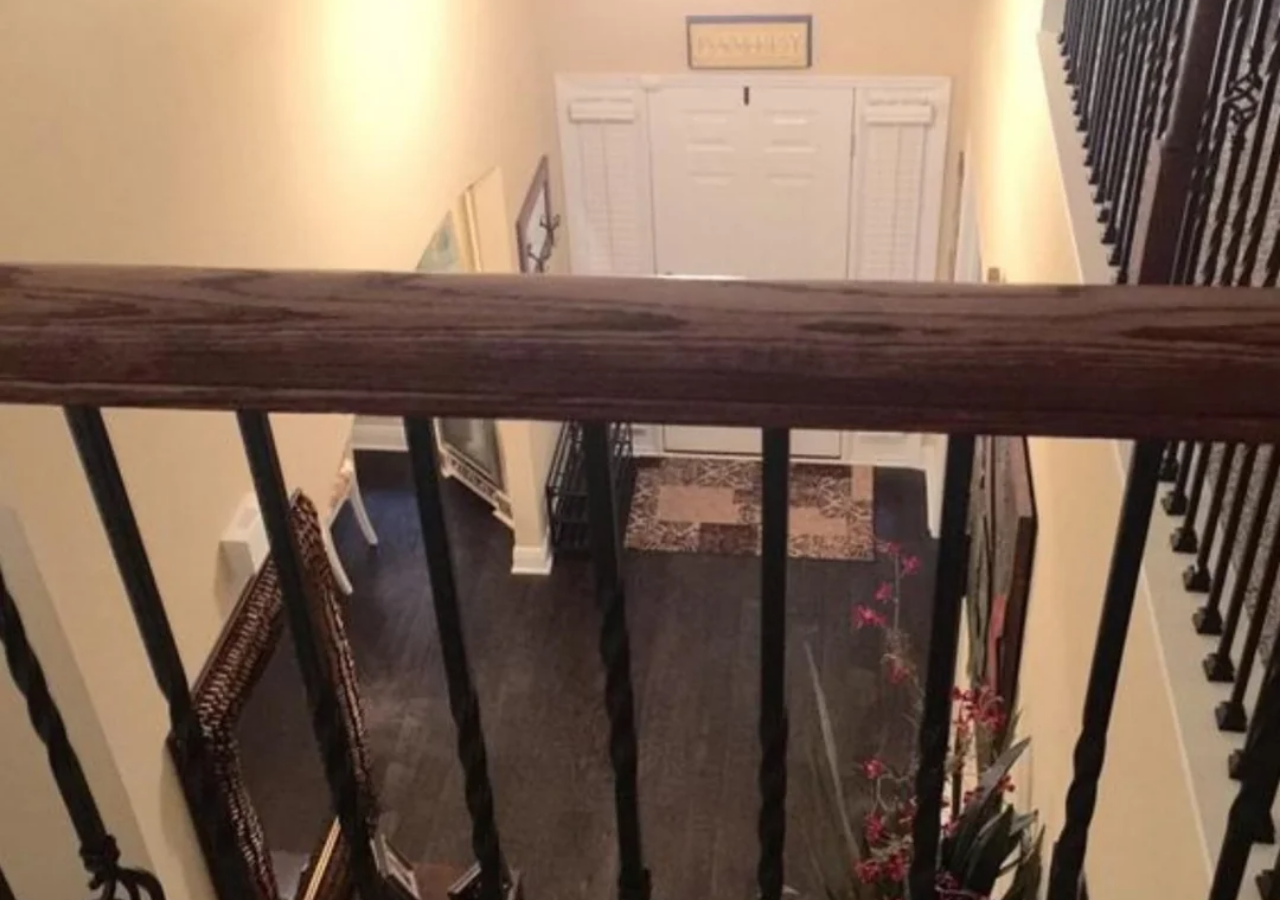
<file: rise.html>
<!DOCTYPE html>
<html>
<head>
  <title>INTERNET</title>
  <link rel="icon" href="images/icon.ico" type="image/x-icon">
  <link rel="stylesheet" href="rise.css">
</head>
<body style="margin:0; padding:0; overflow:hidden;">
  <img src="images/rise.png" alt="rise" style="width:100vw; height:100vh; object-fit:cover; display:block;">
</body>
</html>
</file>
<file: rise.css>
html,body{
    background: black;
}
</file>
